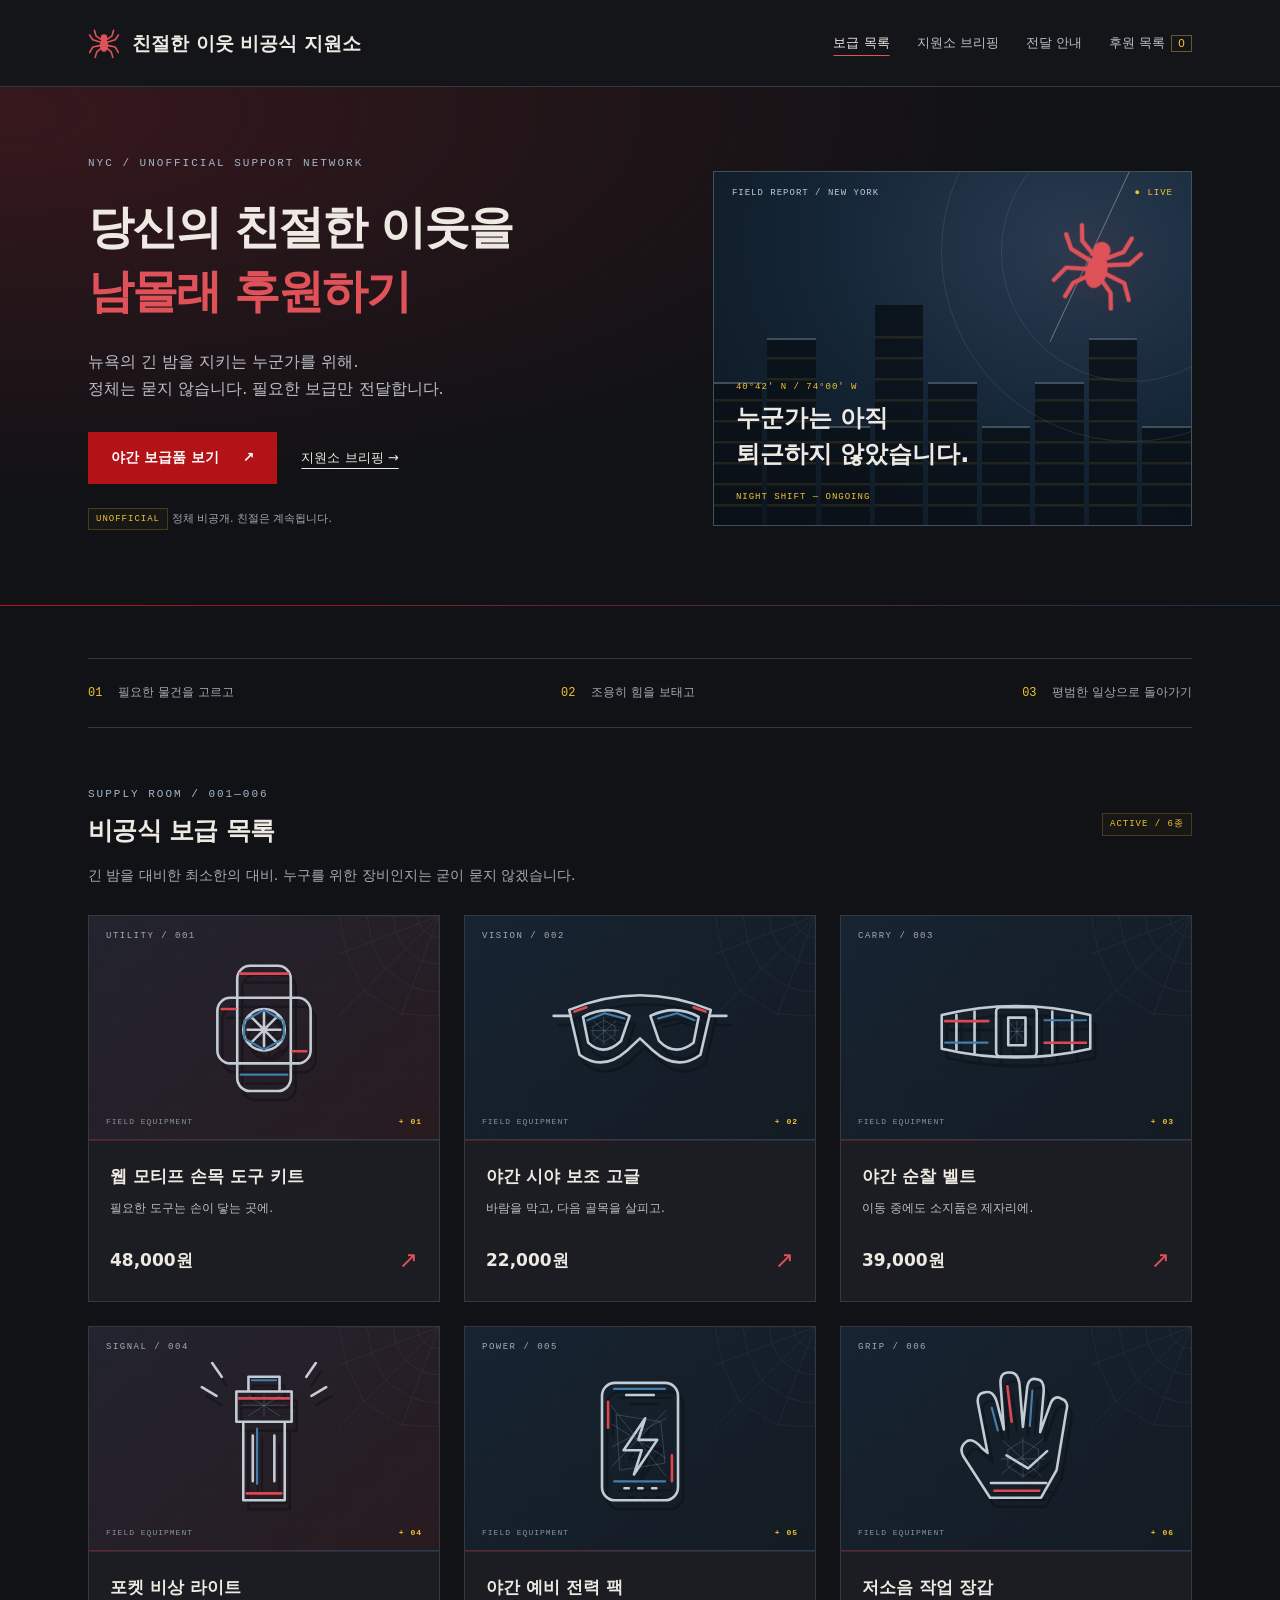
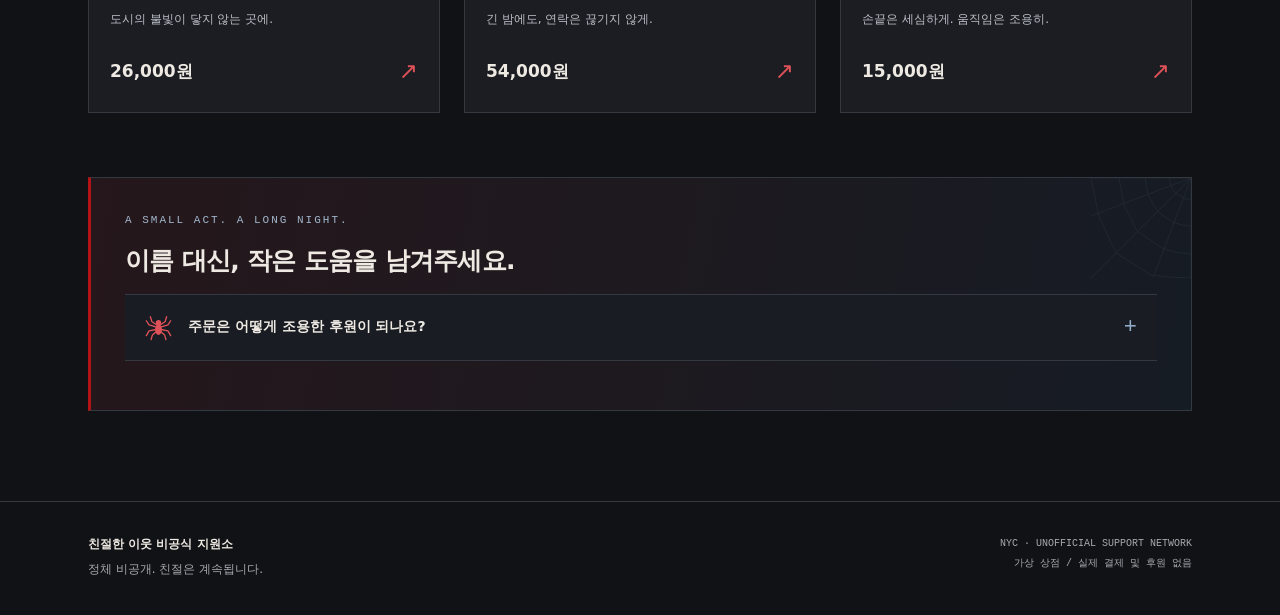
<file: index.html>
<!doctype html>
<html lang="ko">
<head>
<meta charset="utf-8">
<meta name="viewport" content="width=device-width, initial-scale=1">
<title>비공식 보급 목록 — 친절한 이웃 비공식 지원소</title>
<meta name="description" content="당신의 친절한 이웃을 남몰래 후원하기">
<link rel="stylesheet" href="assets/style.css">

<!-- Google Tag Manager -->
<script>(function(w,d,s,l,i){w[l]=w[l]||[];w[l].push({'gtm.start':
new Date().getTime(),event:'gtm.js'});var f=d.getElementsByTagName(s)[0],
j=d.createElement(s),dl=l!='dataLayer'?'&l='+l:'';j.async=true;j.src=
'https://www.googletagmanager.com/gtm.js?id='+i+dl;f.parentNode.insertBefore(j,f);
})(window,document,'script','dataLayer','GTM-KJVW52XC');</script>
<!-- End Google Tag Manager -->
<meta name="google-site-verification" content="oB0drVU8fYn_PPuT__T4wEWCEXQT8j-l2axyFXt-uSk" />
</head>
<body>

<!-- Google Tag Manager (noscript) -->
<noscript><iframe src="https://www.googletagmanager.com/ns.html?id=GTM-KJVW52XC"
height="0" width="0" style="display:none;visibility:hidden"></iframe></noscript>
<!-- End Google Tag Manager (noscript) -->

<a class="skip-link" href="#main">본문으로 바로가기</a>
<header class="site">
<div class="wrap">
<a class="brand" href="index.html">
<span class="brand-symbol" aria-hidden="true"><svg class="spider-mark" viewBox="0 0 40 40" aria-hidden="true" focusable="false"><g fill="none" stroke="currentColor" stroke-width="2" stroke-linecap="round" stroke-linejoin="round"><path d="M17 16L10 11L8 4M16 19L6 16L2 10M16 23L6 25L2 32M17 26L11 31L9 38M23 16L30 11L32 4M24 19L34 16L38 10M24 23L34 25L38 32M23 26L29 31L31 38"/></g><ellipse cx="20" cy="23" rx="5" ry="8" fill="currentColor"/><circle cx="20" cy="13" r="4" fill="currentColor"/></svg></span>친절한 이웃 비공식 지원소</a>
<nav class="site" aria-label="주 메뉴">
<a href="index.html" aria-current="page">보급 목록</a>
<a href="about.html">지원소 브리핑</a>
<a href="shipping.html">전달 안내</a>
<a href="cart.html">후원 목록<span class="cart-count">0</span>
</a>
</nav>
</div>
</header>
<section class="hero">
<div class="wrap hero-grid">
<div class="hero-copy">
<p class="eyebrow" id="hero-audience">NYC / UNOFFICIAL SUPPORT NETWORK</p>
<h1 id="hero-title">당신의 친절한 이웃을<br>
<em>남몰래 후원하기</em>
</h1>
<p id="hero-tagline">뉴욕의 긴 밤을 지키는 누군가를 위해.<br>정체는 묻지 않습니다. 필요한 보급만 전달합니다.</p>
<div class="actions">
<a class="btn" href="#supplies">야간 보급품 보기 <span aria-hidden="true">↗</span>
</a>
<a class="text-link" href="about.html">지원소 브리핑 →</a>
</div>
<p class="micro"><span class="status-tag">UNOFFICIAL</span> 정체 비공개. 친절은 계속됩니다.</p>
</div>
<div class="night-art" aria-hidden="true">
<div class="art-top">FIELD REPORT / NEW YORK <span>● LIVE</span>
</div>
<div class="web-mark"><svg class="spider-mark" viewBox="0 0 40 40" aria-hidden="true" focusable="false"><g fill="none" stroke="currentColor" stroke-width="2" stroke-linecap="round" stroke-linejoin="round"><path d="M17 16L10 11L8 4M16 19L6 16L2 10M16 23L6 25L2 32M17 26L11 31L9 38M23 16L30 11L32 4M24 19L34 16L38 10M24 23L34 25L38 32M23 26L29 31L31 38"/></g><ellipse cx="20" cy="23" rx="5" ry="8" fill="currentColor"/><circle cx="20" cy="13" r="4" fill="currentColor"/></svg></div>
<div class="orbit orbit-one">
</div>
<div class="orbit orbit-two">
</div>
<div class="city">
<i>
</i>
<i>
</i>
<i>
</i>
<i>
</i>
<i>
</i>
<i>
</i>
<i>
</i>
<i>
</i>
<i>
</i>
</div>
<div class="art-bottom">
<span>40°42′ N / 74°00′ W</span>
<strong>누군가는 아직<br>퇴근하지 않았습니다.</strong>
<span>NIGHT SHIFT — ONGOING</span>
</div>
</div>
</div>
</section>
<main id="main">
<div class="wrap">
<div class="signal-strip">
<span>
<b>01</b> 필요한 물건을 고르고</span>
<span>
<b>02</b> 조용히 힘을 보태고</span>
<span>
<b>03</b> 평범한 일상으로 돌아가기</span>
</div>
<section id="supplies">
<div class="section-head">
<div>
<p class="eyebrow">SUPPLY ROOM / 001—006</p>
<h2>비공식 보급 목록</h2>
</div>
<span class="tag status-tag">ACTIVE / 6종</span>
</div>
<p class="lead">긴 밤을 대비한 최소한의 대비. 누구를 위한 장비인지는 굳이 묻지 않겠습니다.</p>
<div class="grid" id="product-list">
</div>
</section>
<section class="support-note">
<p class="eyebrow">A SMALL ACT. A LONG NIGHT.</p>
<h2>이름 대신, 작은 도움을 남겨주세요.</h2>
<div id="support-briefing">
</div>
</section>
</div>
</main>
<footer class="site"><div class="wrap"></div></footer>
<script src="assets/shop.js"></script>
<script src="assets/app.js"></script>
</body>
</html>
</file>
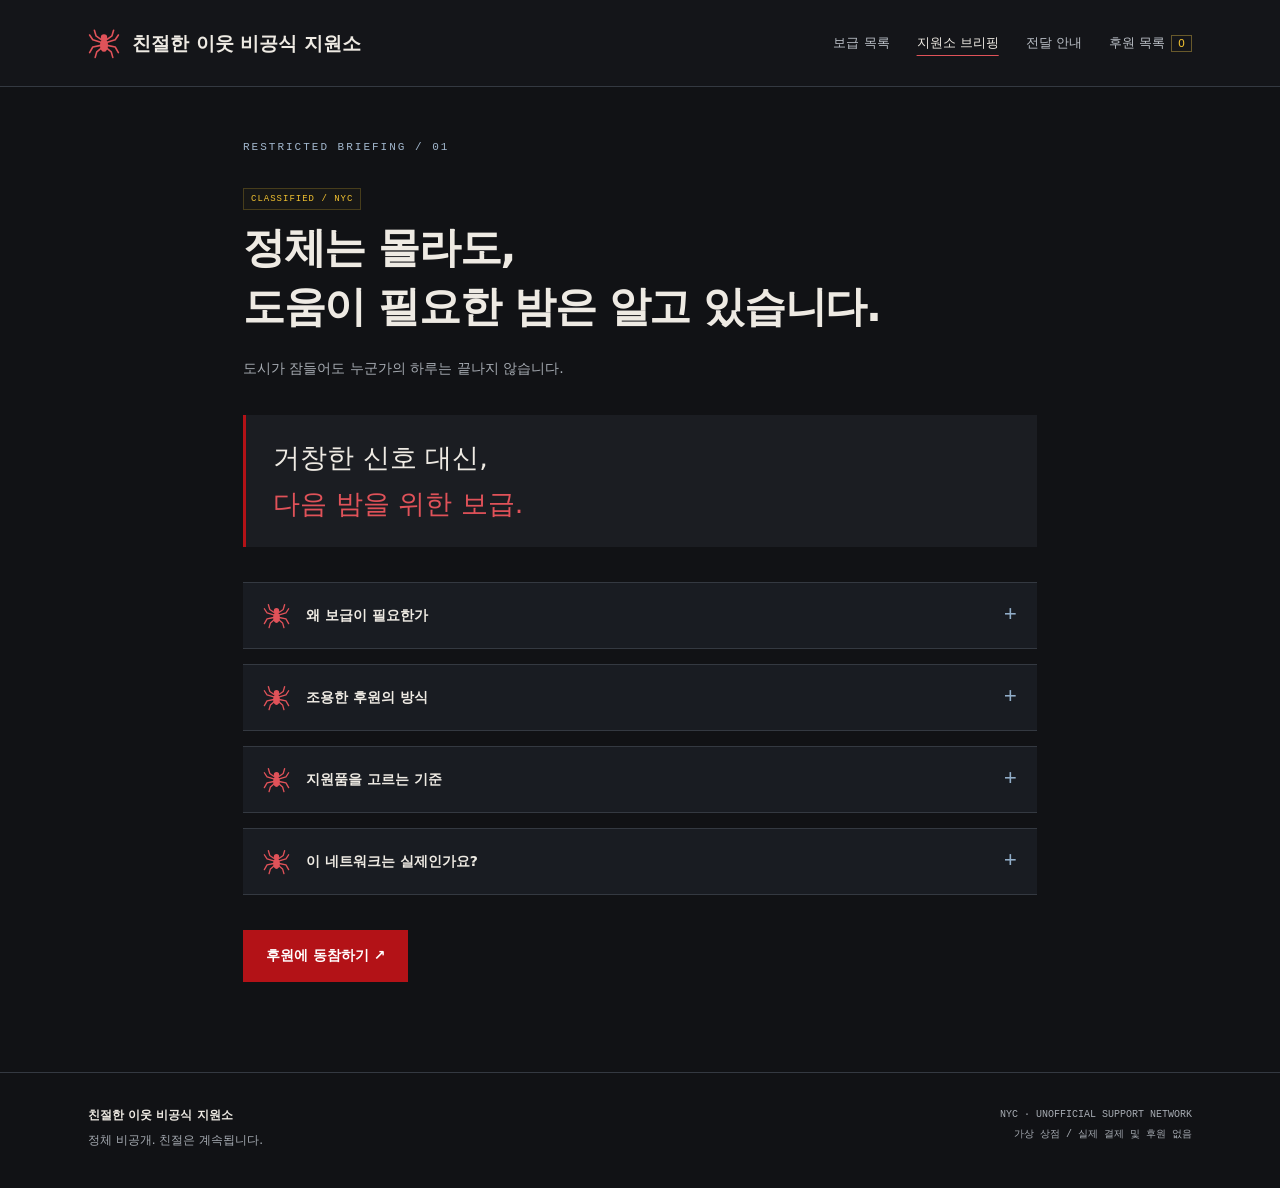
<file: about.html>
<!doctype html>
<html lang="ko">
<head>
<meta charset="utf-8">
<meta name="viewport" content="width=device-width, initial-scale=1">
<title>지원소 브리핑 — 친절한 이웃 비공식 지원소</title>
<meta name="description" content="정체는 몰라도, 도움이 필요한 밤은 알고 있습니다">
<link rel="stylesheet" href="assets/style.css">

<!-- Google Tag Manager -->
<script>(function(w,d,s,l,i){w[l]=w[l]||[];w[l].push({'gtm.start':
new Date().getTime(),event:'gtm.js'});var f=d.getElementsByTagName(s)[0],
j=d.createElement(s),dl=l!='dataLayer'?'&l='+l:'';j.async=true;j.src=
'https://www.googletagmanager.com/gtm.js?id='+i+dl;f.parentNode.insertBefore(j,f);
})(window,document,'script','dataLayer','GTM-KJVW52XC');</script>
<!-- End Google Tag Manager -->

</head>
<body>

<!-- Google Tag Manager (noscript) -->
<noscript><iframe src="https://www.googletagmanager.com/ns.html?id=GTM-KJVW52XC"
height="0" width="0" style="display:none;visibility:hidden"></iframe></noscript>
<!-- End Google Tag Manager (noscript) -->

<a class="skip-link" href="#main">본문으로 바로가기</a>
<header class="site">
<div class="wrap">
<a class="brand" href="index.html">
<span class="brand-symbol" aria-hidden="true"><svg class="spider-mark" viewBox="0 0 40 40" aria-hidden="true" focusable="false"><g fill="none" stroke="currentColor" stroke-width="2" stroke-linecap="round" stroke-linejoin="round"><path d="M17 16L10 11L8 4M16 19L6 16L2 10M16 23L6 25L2 32M17 26L11 31L9 38M23 16L30 11L32 4M24 19L34 16L38 10M24 23L34 25L38 32M23 26L29 31L31 38"/></g><ellipse cx="20" cy="23" rx="5" ry="8" fill="currentColor"/><circle cx="20" cy="13" r="4" fill="currentColor"/></svg></span>친절한 이웃 비공식 지원소</a>
<nav class="site" aria-label="주 메뉴">
<a href="index.html">보급 목록</a>
<a href="about.html" aria-current="page">지원소 브리핑</a>
<a href="shipping.html">전달 안내</a>
<a href="cart.html">후원 목록<span class="cart-count">0</span>
</a>
</nav>
</div>
</header>
<main id="main">
<div class="wrap narrow">
<p class="eyebrow">RESTRICTED BRIEFING / 01</p>
<p class="status-tag">CLASSIFIED / NYC</p>
<h1>정체는 몰라도,<br>도움이 필요한 밤은 알고 있습니다.</h1>
<p class="lead">도시가 잠들어도 누군가의 하루는 끝나지 않습니다.</p>
<div class="statement">거창한 신호 대신,<br>
<em>다음 밤을 위한 보급.</em>
</div>
<div id="about-body">
</div>
<a class="btn" href="index.html#supplies">후원에 동참하기 ↗</a>
</div>
</main>
<footer class="site"><div class="wrap"></div></footer>
<script src="assets/shop.js"></script>
<script src="assets/app.js"></script>
</body>
</html>
</file>
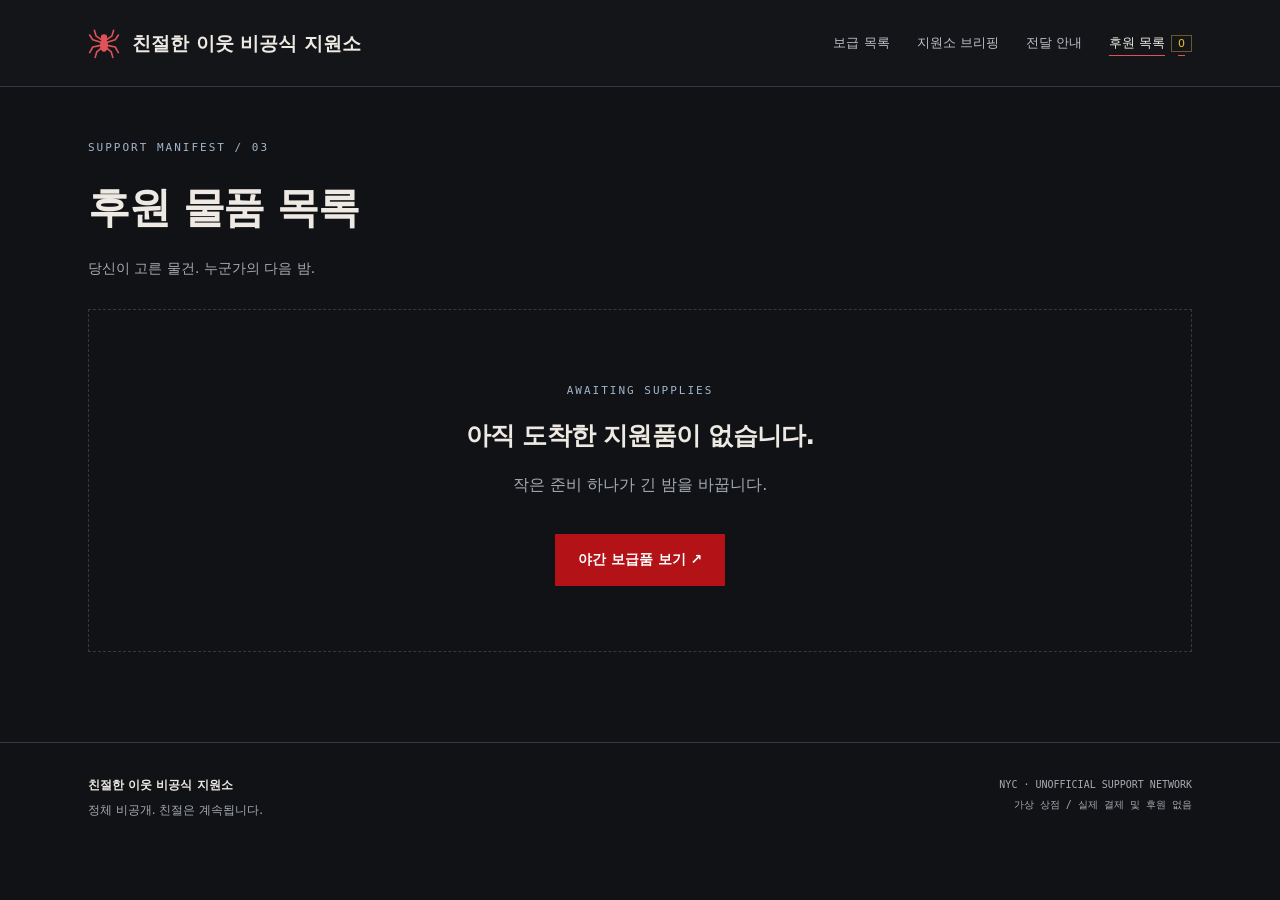
<file: cart.html>
<!doctype html>
<html lang="ko">
<head>
<meta charset="utf-8">
<meta name="viewport" content="width=device-width, initial-scale=1">
<title>후원 물품 목록 — 친절한 이웃 비공식 지원소</title>
<meta name="description" content="당신이 고른 물건이 작은 힘이 됩니다">
<link rel="stylesheet" href="assets/style.css">

<!-- Google Tag Manager -->
<script>(function(w,d,s,l,i){w[l]=w[l]||[];w[l].push({'gtm.start':
new Date().getTime(),event:'gtm.js'});var f=d.getElementsByTagName(s)[0],
j=d.createElement(s),dl=l!='dataLayer'?'&l='+l:'';j.async=true;j.src=
'https://www.googletagmanager.com/gtm.js?id='+i+dl;f.parentNode.insertBefore(j,f);
})(window,document,'script','dataLayer','GTM-KJVW52XC');</script>
<!-- End Google Tag Manager -->

</head>
<body>

<!-- Google Tag Manager (noscript) -->
<noscript><iframe src="https://www.googletagmanager.com/ns.html?id=GTM-KJVW52XC"
height="0" width="0" style="display:none;visibility:hidden"></iframe></noscript>
<!-- End Google Tag Manager (noscript) -->

<a class="skip-link" href="#main">본문으로 바로가기</a>
<header class="site">
<div class="wrap">
<a class="brand" href="index.html">
<span class="brand-symbol" aria-hidden="true"><svg class="spider-mark" viewBox="0 0 40 40" aria-hidden="true" focusable="false"><g fill="none" stroke="currentColor" stroke-width="2" stroke-linecap="round" stroke-linejoin="round"><path d="M17 16L10 11L8 4M16 19L6 16L2 10M16 23L6 25L2 32M17 26L11 31L9 38M23 16L30 11L32 4M24 19L34 16L38 10M24 23L34 25L38 32M23 26L29 31L31 38"/></g><ellipse cx="20" cy="23" rx="5" ry="8" fill="currentColor"/><circle cx="20" cy="13" r="4" fill="currentColor"/></svg></span>친절한 이웃 비공식 지원소</a>
<nav class="site" aria-label="주 메뉴">
<a href="index.html">보급 목록</a>
<a href="about.html">지원소 브리핑</a>
<a href="shipping.html">전달 안내</a>
<a href="cart.html" aria-current="page">후원 목록<span class="cart-count">0</span>
</a>
</nav>
</div>
</header>
<main id="main">
<div class="wrap">
<p class="eyebrow">SUPPORT MANIFEST / 03</p>
<h1>후원 물품 목록</h1>
<p class="lead">당신이 고른 물건. 누군가의 다음 밤.</p>
<div id="cart-box">
</div>
</div>
</main>
<footer class="site"><div class="wrap"></div></footer>
<script src="assets/shop.js"></script>
<script src="assets/app.js"></script>
</body>
</html>
</file>
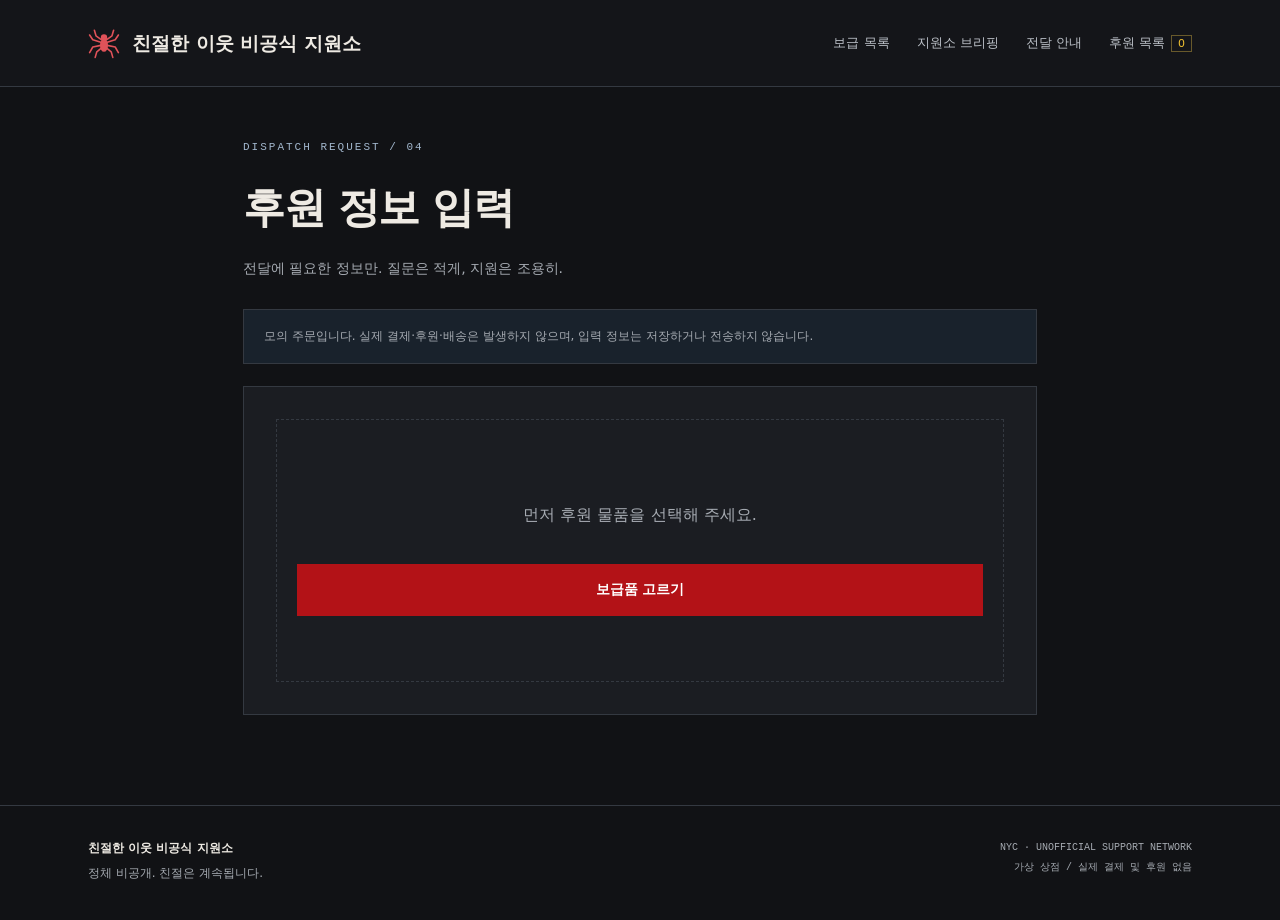
<file: checkout.html>
<!doctype html>
<html lang="ko">
<head>
<meta charset="utf-8">
<meta name="viewport" content="width=device-width, initial-scale=1">
<title>후원 정보 입력 — 친절한 이웃 비공식 지원소</title>
<meta name="description" content="전달 방식과 이번 지원 내역을 확인하세요">
<link rel="stylesheet" href="assets/style.css">

<!-- Google Tag Manager -->
<script>(function(w,d,s,l,i){w[l]=w[l]||[];w[l].push({'gtm.start':
new Date().getTime(),event:'gtm.js'});var f=d.getElementsByTagName(s)[0],
j=d.createElement(s),dl=l!='dataLayer'?'&l='+l:'';j.async=true;j.src=
'https://www.googletagmanager.com/gtm.js?id='+i+dl;f.parentNode.insertBefore(j,f);
})(window,document,'script','dataLayer','GTM-KJVW52XC');</script>
<!-- End Google Tag Manager -->

</head>
<body>

<!-- Google Tag Manager (noscript) -->
<noscript><iframe src="https://www.googletagmanager.com/ns.html?id=GTM-KJVW52XC"
height="0" width="0" style="display:none;visibility:hidden"></iframe></noscript>
<!-- End Google Tag Manager (noscript) -->

<a class="skip-link" href="#main">본문으로 바로가기</a>
<header class="site">
<div class="wrap">
<a class="brand" href="index.html">
<span class="brand-symbol" aria-hidden="true"><svg class="spider-mark" viewBox="0 0 40 40" aria-hidden="true" focusable="false"><g fill="none" stroke="currentColor" stroke-width="2" stroke-linecap="round" stroke-linejoin="round"><path d="M17 16L10 11L8 4M16 19L6 16L2 10M16 23L6 25L2 32M17 26L11 31L9 38M23 16L30 11L32 4M24 19L34 16L38 10M24 23L34 25L38 32M23 26L29 31L31 38"/></g><ellipse cx="20" cy="23" rx="5" ry="8" fill="currentColor"/><circle cx="20" cy="13" r="4" fill="currentColor"/></svg></span>친절한 이웃 비공식 지원소</a>
<nav class="site" aria-label="주 메뉴">
<a href="index.html">보급 목록</a>
<a href="about.html">지원소 브리핑</a>
<a href="shipping.html">전달 안내</a>
<a href="cart.html">후원 목록<span class="cart-count">0</span>
</a>
</nav>
</div>
</header>
<main id="main">
<div class="wrap narrow">
<p class="eyebrow">DISPATCH REQUEST / 04</p>
<h1>후원 정보 입력</h1>
<p class="lead">전달에 필요한 정보만. 질문은 적게, 지원은 조용히.</p>
<p class="notice">모의 주문입니다. 실제 결제·후원·배송은 발생하지 않으며, 입력 정보는 저장하거나 전송하지 않습니다.</p>
<form class="pay" id="pay-form">
<h2>01 / 받는 분</h2>
<label for="buyer">이름</label>
<input id="buyer" name="buyer" autocomplete="name" required placeholder="받는 분의 이름">
<label for="addr">보급 받을 주소</label>
<input id="addr" name="addr" autocomplete="street-address" required placeholder="도로명 주소와 상세 주소">
<label for="phone">연락처</label>
<input id="phone" name="phone" type="tel" autocomplete="tel" required placeholder="010-0000-0000">
<h2>02 / 전달 방식 확인</h2>
<p class="lead">일반 택배 · 주문 확인 후 영업일 기준 2일 이내 발송</p>
<div id="checkout-summary">
</div>
<div class="total">이번 지원 합계 <span id="pay-total">0원</span>
</div>
<button class="btn" type="submit">모의 후원 접수하기 ↗</button>
</form>
</div>
</main>
<footer class="site"><div class="wrap"></div></footer>
<script src="assets/shop.js"></script>
<script src="assets/app.js"></script>
</body>
</html>
</file>
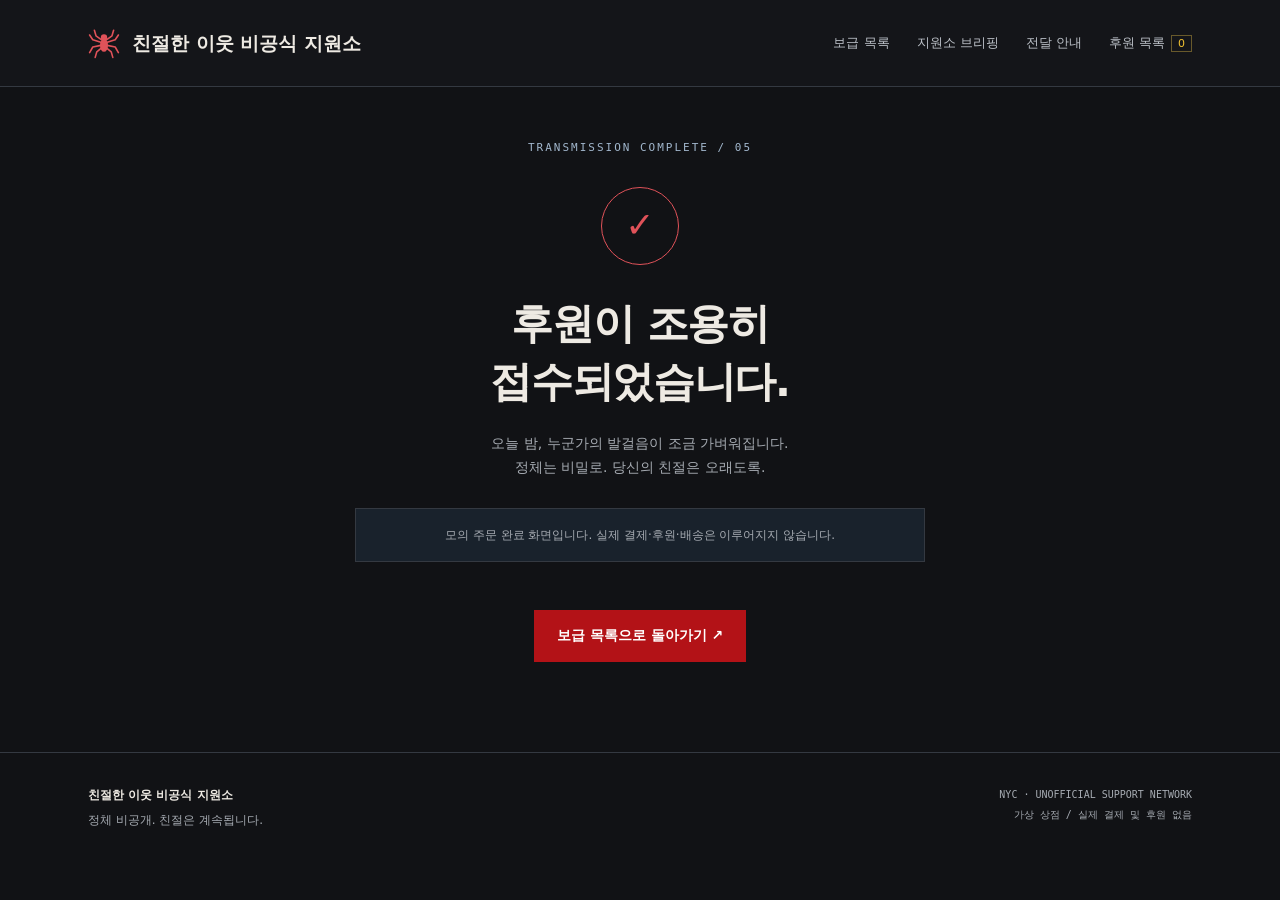
<file: done.html>
<!doctype html>
<html lang="ko">
<head>
<meta charset="utf-8">
<meta name="viewport" content="width=device-width, initial-scale=1">
<title>후원 접수 완료 — 친절한 이웃 비공식 지원소</title>
<meta name="description" content="긴 밤에 작은 불빛 하나를 더했습니다">
<link rel="stylesheet" href="assets/style.css">

<!-- Google Tag Manager -->
<script>(function(w,d,s,l,i){w[l]=w[l]||[];w[l].push({'gtm.start':
new Date().getTime(),event:'gtm.js'});var f=d.getElementsByTagName(s)[0],
j=d.createElement(s),dl=l!='dataLayer'?'&l='+l:'';j.async=true;j.src=
'https://www.googletagmanager.com/gtm.js?id='+i+dl;f.parentNode.insertBefore(j,f);
})(window,document,'script','dataLayer','GTM-KJVW52XC');</script>
<!-- End Google Tag Manager -->

</head>
<body>

<!-- Google Tag Manager (noscript) -->
<noscript><iframe src="https://www.googletagmanager.com/ns.html?id=GTM-KJVW52XC"
height="0" width="0" style="display:none;visibility:hidden"></iframe></noscript>
<!-- End Google Tag Manager (noscript) -->

<a class="skip-link" href="#main">본문으로 바로가기</a>
<header class="site">
<div class="wrap">
<a class="brand" href="index.html">
<span class="brand-symbol" aria-hidden="true"><svg class="spider-mark" viewBox="0 0 40 40" aria-hidden="true" focusable="false"><g fill="none" stroke="currentColor" stroke-width="2" stroke-linecap="round" stroke-linejoin="round"><path d="M17 16L10 11L8 4M16 19L6 16L2 10M16 23L6 25L2 32M17 26L11 31L9 38M23 16L30 11L32 4M24 19L34 16L38 10M24 23L34 25L38 32M23 26L29 31L31 38"/></g><ellipse cx="20" cy="23" rx="5" ry="8" fill="currentColor"/><circle cx="20" cy="13" r="4" fill="currentColor"/></svg></span>친절한 이웃 비공식 지원소</a>
<nav class="site" aria-label="주 메뉴">
<a href="index.html">보급 목록</a>
<a href="about.html">지원소 브리핑</a>
<a href="shipping.html">전달 안내</a>
<a href="cart.html">후원 목록<span class="cart-count">0</span>
</a>
</nav>
</div>
</header>
<main id="main">
<div class="wrap narrow completion">
<p class="eyebrow">TRANSMISSION COMPLETE / 05</p>
<div class="seal" aria-hidden="true">✓</div>
<h1>후원이 조용히<br>접수되었습니다.</h1>
<p class="lead">오늘 밤, 누군가의 발걸음이 조금 가벼워집니다.<br>정체는 비밀로. 당신의 친절은 오래도록.</p>
<p class="notice">모의 주문 완료 화면입니다. 실제 결제·후원·배송은 이루어지지 않습니다.</p>
<a class="btn" href="index.html">보급 목록으로 돌아가기 ↗</a>
</div>
</main>
<footer class="site"><div class="wrap"></div></footer>
<script src="assets/shop.js"></script>
<script src="assets/app.js"></script>
</body>
</html>
</file>
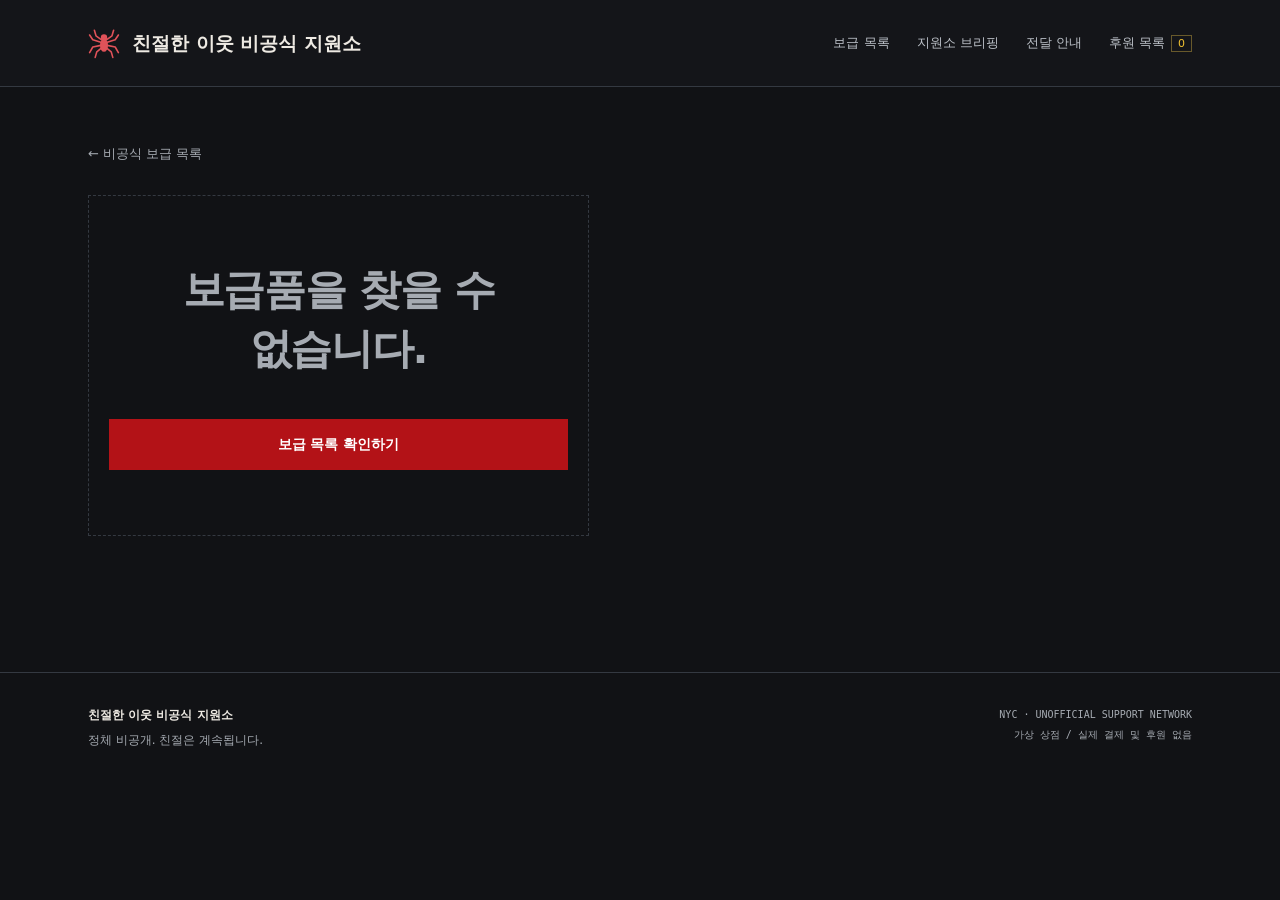
<file: product.html>
<!doctype html>
<html lang="ko">
<head>
<meta charset="utf-8">
<meta name="viewport" content="width=device-width, initial-scale=1">
<title>장비 브리핑 — 친절한 이웃 비공식 지원소</title>
<meta name="description" content="긴 밤을 위한 야간 지원품">
<link rel="stylesheet" href="assets/style.css">

<!-- Google Tag Manager -->
<script>(function(w,d,s,l,i){w[l]=w[l]||[];w[l].push({'gtm.start':
new Date().getTime(),event:'gtm.js'});var f=d.getElementsByTagName(s)[0],
j=d.createElement(s),dl=l!='dataLayer'?'&l='+l:'';j.async=true;j.src=
'https://www.googletagmanager.com/gtm.js?id='+i+dl;f.parentNode.insertBefore(j,f);
})(window,document,'script','dataLayer','GTM-KJVW52XC');</script>
<!-- End Google Tag Manager -->

</head>
<body>

<!-- Google Tag Manager (noscript) -->
<noscript><iframe src="https://www.googletagmanager.com/ns.html?id=GTM-KJVW52XC"
height="0" width="0" style="display:none;visibility:hidden"></iframe></noscript>
<!-- End Google Tag Manager (noscript) -->

<a class="skip-link" href="#main">본문으로 바로가기</a>
<header class="site">
<div class="wrap">
<a class="brand" href="index.html">
<span class="brand-symbol" aria-hidden="true"><svg class="spider-mark" viewBox="0 0 40 40" aria-hidden="true" focusable="false"><g fill="none" stroke="currentColor" stroke-width="2" stroke-linecap="round" stroke-linejoin="round"><path d="M17 16L10 11L8 4M16 19L6 16L2 10M16 23L6 25L2 32M17 26L11 31L9 38M23 16L30 11L32 4M24 19L34 16L38 10M24 23L34 25L38 32M23 26L29 31L31 38"/></g><ellipse cx="20" cy="23" rx="5" ry="8" fill="currentColor"/><circle cx="20" cy="13" r="4" fill="currentColor"/></svg></span>친절한 이웃 비공식 지원소</a>
<nav class="site" aria-label="주 메뉴">
<a href="index.html">보급 목록</a>
<a href="about.html">지원소 브리핑</a>
<a href="shipping.html">전달 안내</a>
<a href="cart.html">후원 목록<span class="cart-count">0</span>
</a>
</nav>
</div>
</header>
<main id="main">
<div class="wrap">
<a class="back-link" href="index.html#supplies">← 비공식 보급 목록</a>
<div class="detail" id="product-detail">
</div>
</div>
</main>
<footer class="site"><div class="wrap"></div></footer>
<script src="assets/shop.js"></script>
<script src="assets/app.js"></script>
</body>
</html>
</file>
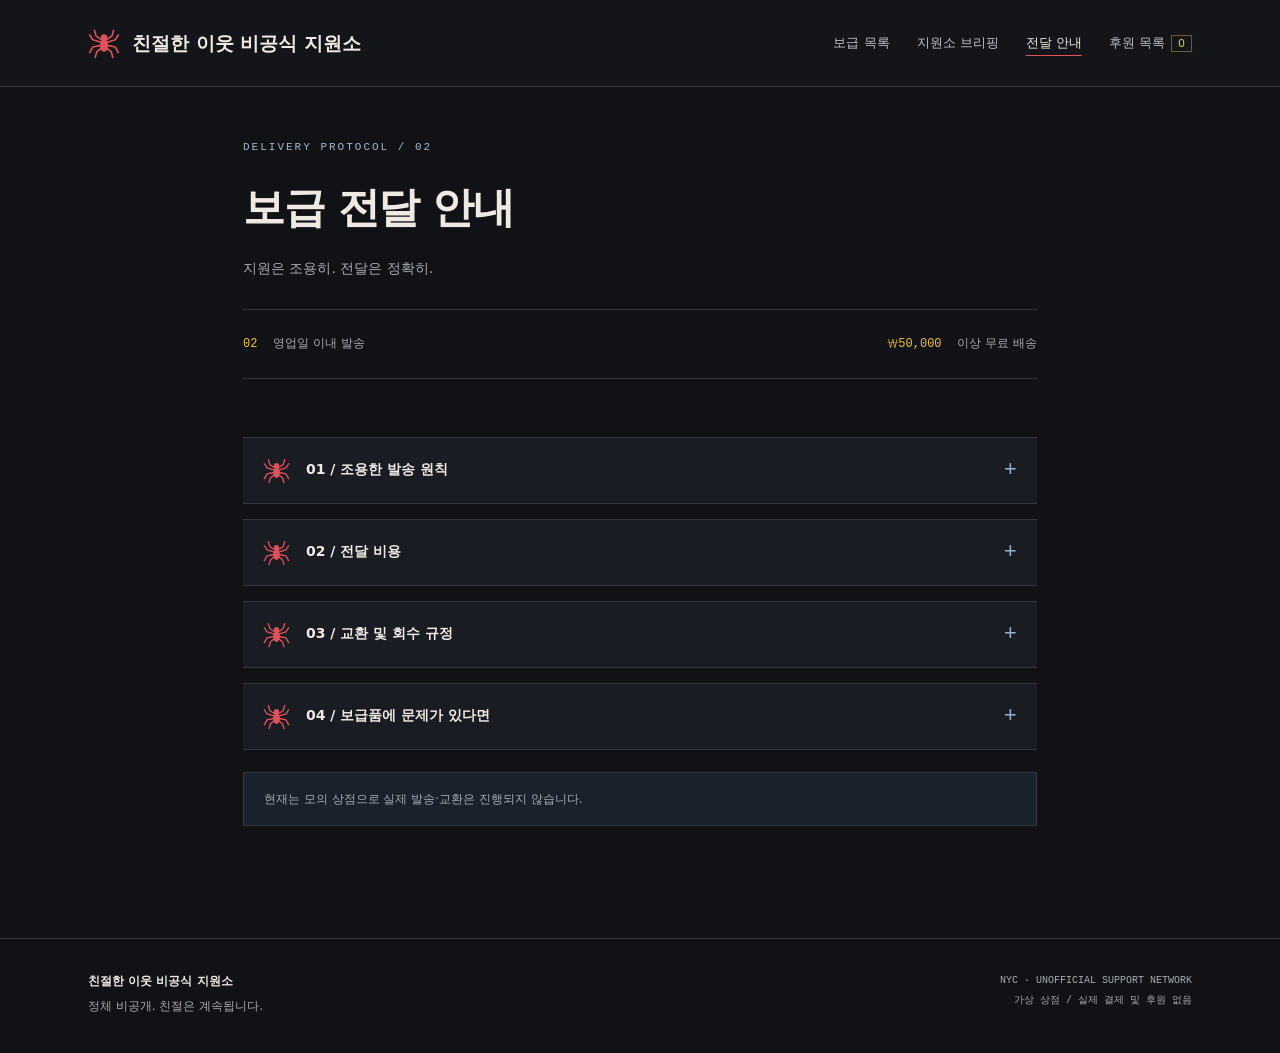
<file: shipping.html>
<!doctype html>
<html lang="ko">
<head>
<meta charset="utf-8">
<meta name="viewport" content="width=device-width, initial-scale=1">
<title>보급 전달 안내 — 친절한 이웃 비공식 지원소</title>
<meta name="description" content="조용한 발송 원칙과 교환 및 회수 규정">
<link rel="stylesheet" href="assets/style.css">

<!-- Google Tag Manager -->
<script>(function(w,d,s,l,i){w[l]=w[l]||[];w[l].push({'gtm.start':
new Date().getTime(),event:'gtm.js'});var f=d.getElementsByTagName(s)[0],
j=d.createElement(s),dl=l!='dataLayer'?'&l='+l:'';j.async=true;j.src=
'https://www.googletagmanager.com/gtm.js?id='+i+dl;f.parentNode.insertBefore(j,f);
})(window,document,'script','dataLayer','GTM-KJVW52XC');</script>
<!-- End Google Tag Manager -->

</head>
<body>

<!-- Google Tag Manager (noscript) -->
<noscript><iframe src="https://www.googletagmanager.com/ns.html?id=GTM-KJVW52XC"
height="0" width="0" style="display:none;visibility:hidden"></iframe></noscript>
<!-- End Google Tag Manager (noscript) -->

<a class="skip-link" href="#main">본문으로 바로가기</a>
<header class="site">
<div class="wrap">
<a class="brand" href="index.html">
<span class="brand-symbol" aria-hidden="true"><svg class="spider-mark" viewBox="0 0 40 40" aria-hidden="true" focusable="false"><g fill="none" stroke="currentColor" stroke-width="2" stroke-linecap="round" stroke-linejoin="round"><path d="M17 16L10 11L8 4M16 19L6 16L2 10M16 23L6 25L2 32M17 26L11 31L9 38M23 16L30 11L32 4M24 19L34 16L38 10M24 23L34 25L38 32M23 26L29 31L31 38"/></g><ellipse cx="20" cy="23" rx="5" ry="8" fill="currentColor"/><circle cx="20" cy="13" r="4" fill="currentColor"/></svg></span>친절한 이웃 비공식 지원소</a>
<nav class="site" aria-label="주 메뉴">
<a href="index.html">보급 목록</a>
<a href="about.html">지원소 브리핑</a>
<a href="shipping.html" aria-current="page">전달 안내</a>
<a href="cart.html">후원 목록<span class="cart-count">0</span>
</a>
</nav>
</div>
</header>
<main id="main">
<div class="wrap narrow">
<p class="eyebrow">DELIVERY PROTOCOL / 02</p>
<h1>보급 전달 안내</h1>
<p class="lead">지원은 조용히. 전달은 정확히.</p>
<div class="signal-strip">
<span>
<b>02</b> 영업일 이내 발송</span>
<span>
<b>₩50,000</b> 이상 무료 배송</span>
</div>
<div id="shipping-body">
</div>
<p class="notice">현재는 모의 상점으로 실제 발송·교환은 진행되지 않습니다.</p>
</div>
</main>
<footer class="site"><div class="wrap"></div></footer>
<script src="assets/shop.js"></script>
<script src="assets/app.js"></script>
</body>
</html>
</file>
<file: assets/style.css>
:root{--ink:#eeeae3;--sub:#a6abb2;--body-readable:#bbc0c7;--line:#343941;--bg:#111215;--card:#1b1d22;--red:#b31217;--red-light:#e05259;--tech-blue:#427ead;--blue:#16324f;--gold:#f2c230;--max:1160px;color-scheme:dark}

*{box-sizing:border-box}
html{scroll-behavior:smooth;scroll-padding-top:24px}
body{margin:0;background:var(--bg);color:var(--ink);font-family:"Apple SD Gothic Neo","Malgun Gothic",system-ui,sans-serif;line-height:1.7;word-break:keep-all;overflow-wrap:break-word;-webkit-font-smoothing:antialiased}
a{color:inherit}
button,input{font:inherit}
button,a{-webkit-tap-highlight-color:transparent}
a:focus-visible,button:focus-visible,input:focus-visible{outline:3px solid var(--tech-blue);outline-offset:5px}
.wrap{max-width:var(--max);margin:auto;padding:0 28px}
.narrow{max-width:850px}
.skip-link{position:absolute;top:-80px;left:20px;padding:12px;background:var(--red);color:#fff;z-index:5}
.skip-link:focus{top:5px}
header.site{border-bottom:1px solid var(--line);background:#141519}
header.site .wrap{display:flex;align-items:center;justify-content:space-between;gap:24px;min-height:86px}
.brand{text-decoration:none;font-size:19px;font-weight:800;display:flex;align-items:center;gap:12px;white-space:nowrap}
.brand-symbol{color:var(--red-light);display:flex;flex:none}
.spider-mark{width:32px;height:32px;display:block}
nav.site{display:flex;gap:27px;font-size:13px;align-items:center}
nav.site a{text-decoration:none;color:var(--body-readable)}
nav.site a:hover,nav.site a[aria-current]{color:var(--ink);text-decoration:underline;text-decoration-color:var(--red-light);text-underline-offset:8px}
.cart-count{margin-left:6px;border:1px solid #68592b;color:var(--gold);padding:1px 6px;font-size:11px}
.hero{position:relative;overflow:hidden;background:radial-gradient(ellipse at 0 5%,#37181d 0,transparent 55%),#111215;border-bottom:1px solid var(--line)}
.hero-grid{display:grid;grid-template-columns:1.2fr 1fr;gap:50px;align-items:center;padding-top:68px;padding-bottom:64px}
.eyebrow{font:11px/1.6 ui-monospace,monospace;letter-spacing:2px;color:#a2b7cd;margin:0 0 22px}
.hero h1{font-size:clamp(32px,3.6vw,47px);line-height:1.4;letter-spacing:-2px;margin:0 0 24px;font-weight:850}
em{font-style:normal;color:var(--red-light)}
.hero-copy>p:not(.eyebrow){color:var(--sub)}
.hero-copy #hero-tagline{color:var(--body-readable)}
.actions{display:flex;align-items:center;gap:24px;flex-wrap:wrap;margin-top:30px}
.btn{display:inline-flex;align-items:center;justify-content:center;gap:24px;background:var(--red);color:#fff;text-decoration:none;border:1px solid var(--red);padding:13px 22px;font-size:14px;font-weight:800;cursor:pointer;transition:background .2s,transform .2s,box-shadow .2s}
.btn:hover{background:#cc222b;box-shadow:0 0 0 1px var(--tech-blue);transform:translateY(-2px)}
.btn:active{transform:translateY(1px)}
.btn:disabled{opacity:.6;cursor:wait}
.btn.ghost{background:transparent;border-color:var(--line);color:var(--sub);padding:7px 13px}
.text-link{font-size:13px;text-underline-offset:6px}
.micro{font-size:11px;margin-top:24px}
.night-art{height:355px;position:relative;overflow:hidden;border:1px solid #44505b;background:radial-gradient(ellipse at 75% 20%,#293b50,#142536 50%,#0d151d);isolation:isolate}
.art-top{position:absolute;top:16px;left:18px;right:18px;display:flex;justify-content:space-between;font:9px monospace;letter-spacing:1px;color:#c2c9ce}
.art-top span{color:var(--gold)}
.orbit{position:absolute;border:1px solid #8b969830;border-radius:50%;width:380px;height:380px;top:-110px;right:-130px}
.orbit-two{width:260px;height:260px;right:-70px;top:-50px}
.web-mark{position:absolute;right:50px;top:50px;color:var(--red-light);transform:rotate(15deg);filter:drop-shadow(0 0 18px #b3121730)}
.web-mark .spider-mark{width:86px;height:86px}
.night-art:before{content:"";position:absolute;height:220px;right:94px;top:-40px;border-left:1px solid #d7d5bb66;transform:rotate(25deg)}
.city{position:absolute;bottom:0;inset-inline:0;height:220px;display:flex;align-items:end;gap:5px;opacity:.8;z-index:-1}
.city i{flex:1;height:65%;background:repeating-linear-gradient(0deg,transparent 0 18px,#f2c23020 19px 21px),#090f16;border-top:2px solid #4c5965}
.city i:nth-child(2n){height:85%}
.city i:nth-child(3n){height:45%}
.city i:nth-child(4){height:100%;border-top:20px solid #090f16}
.art-bottom{position:absolute;inset:auto 22px 23px;display:grid;gap:8px}
.art-bottom strong{font-size:24px;line-height:1.5}
.art-bottom span{font:9px monospace;color:#b3bcc4;letter-spacing:1px}
.art-bottom span:first-child{color:var(--gold)}
.art-bottom span:last-child{color:var(--gold);margin-top:12px}
main{padding:52px 0 90px;min-height:65vh}
h1{font-size:clamp(28px,4vw,42px);line-height:1.4;letter-spacing:-1.3px;margin:0 0 20px}
h2{font-size:25px;line-height:1.5;margin:0 0 14px;letter-spacing:-.7px}
.lead{color:var(--sub);font-size:14px;margin:0 0 28px}
.signal-strip{display:flex;justify-content:space-between;gap:20px;padding:23px 0;border-top:1px solid var(--line);border-bottom:1px solid var(--line);margin:0 0 58px;font-size:12px;color:var(--sub)}
.signal-strip b{color:var(--gold);font-family:monospace;margin-right:12px;font-weight:400}
.section-head{display:flex;align-items:center;justify-content:space-between;gap:16px}
.section-head .eyebrow{margin-bottom:9px}
.tag{font:11px monospace;border:1px solid var(--line);padding:6px 10px;color:var(--sub)}
.grid{display:grid;grid-template-columns:repeat(3,minmax(0,1fr));gap:24px}
.card{text-decoration:none;background:var(--card);border:1px solid var(--line);transition:transform .25s,border-color .25s,box-shadow .25s}
.card:hover{transform:translateY(-5px);border-color:#9d303d;box-shadow:0 5px 28px #16324f55}
.thumb{position:relative;background:linear-gradient(140deg,#19304666,transparent),repeating-linear-gradient(0deg,transparent 0 29px,#ffffff04 30px),repeating-linear-gradient(90deg,transparent 0 29px,#ffffff04 30px),#141b23;min-height:224px;color:#c3ccd4;display:flex;align-items:center;justify-content:center;overflow:hidden;border-bottom:1px solid var(--line)}
.card:nth-child(3n+1) .thumb{background-color:#281b20}
.thumb svg{width:190px;height:190px;filter:drop-shadow(5px 9px 0 #0004);transition:transform .3s}
.card:hover svg{transform:rotate(-4deg) scale(1.04)}
.thumb-code{position:absolute;top:15px;left:17px;font:9px monospace;letter-spacing:1.5px;color:var(--sub)}
.thumb-caption{position:absolute;bottom:13px;inset-inline:17px;display:flex;justify-content:space-between;font:8px monospace;letter-spacing:1px;color:#8794a1}
.thumb-caption b{color:var(--gold)}
.card-body{padding:21px}
.card h3{font-size:17px;margin:0 0 7px}
.sum{font-size:12px;color:var(--body-readable);margin:0 0 22px;min-height:21px}
.card-bottom{display:flex;align-items:center;justify-content:space-between}
.price{font-weight:750;font-size:17px}
.card-arrow{color:var(--red-light);font-size:23px}
.support-note{margin-top:64px;padding:34px;border:1px solid var(--line);border-left:3px solid var(--red);background:linear-gradient(100deg,#25171b,#161c24)}
.support-note .eyebrow{margin-bottom:12px}
.briefing{border-top:1px solid var(--line);border-bottom:1px solid var(--line);margin-bottom:15px;background:#191c22}
.briefing h3{margin:0}
.brief-toggle{display:flex;align-items:center;gap:16px;width:100%;padding:19px 20px;background:none;color:var(--ink);border:0;cursor:pointer;text-align:left;font-size:14px}
/* 400ms sequence: thread → panel → text; closing reverses the order. */
.spider{color:var(--red-light);display:inline-flex;flex:none;transition:transform .3s}
.spider .spider-mark{width:27px;height:27px}
.brief-toggle[aria-expanded=true] .spider{transform:translateX(2px)}
.toggle-sign{margin-left:auto;color:#91adc8;font:22px monospace}
.briefing{position:relative}
.brief-toggle{position:relative}
.brief-toggle:after{content:"";position:absolute;left:33px;right:22px;bottom:8px;height:1px;background:linear-gradient(90deg,var(--red-light),var(--tech-blue));transform:scaleX(0);transform-origin:left;transition:transform 140ms ease-in 260ms;pointer-events:none}
.briefing.is-open .brief-toggle:after{transform:scaleX(1);transition-delay:0ms}
.brief-content{height:0;overflow:hidden;color:var(--body-readable);font-size:14px;transition:height 230ms ease 70ms}
.brief-inner{display:flow-root;min-width:0}
.brief-content p{margin:0;padding:0 25px 22px 63px;opacity:0;transform:translateY(-5px);transition:opacity 100ms ease,transform 100ms ease}
.briefing.is-open .brief-content{transition-delay:90ms}
.briefing.is-open .brief-content p{opacity:1;transform:translateY(0);transition-duration:160ms;transition-delay:240ms}
[hidden]{display:none!important}
.statement{font-size:27px;border-left:3px solid var(--red);padding:20px 27px;background:#1b1d22;margin:35px 0}
.narrow>.btn{margin-top:20px}
.notice{font-size:12px;color:var(--sub);padding:16px 20px;border:1px solid var(--line);background:#19222c;margin:22px 0}
.detail{display:grid;grid-template-columns:1fr 1.1fr;gap:52px}
.detail>.thumb{min-height:480px;border:1px solid var(--line)}
.detail .thumb svg{width:80%;height:350px}
.detail .price{font-size:26px;color:var(--ink);margin-bottom:26px}
.detail h2{font-size:16px;margin-top:26px}
.prose{color:var(--sub);font-size:14px}
.detail .prose,.detail .lead{color:var(--body-readable)}
.prose p{margin:0 0 24px}
.detail .btn{width:100%;margin-top:12px}
.back-link{display:inline-block;color:var(--sub);font-size:13px;text-decoration:none;margin-bottom:30px}
.table-scroll{overflow-x:auto}
table.cart{width:100%;border-collapse:collapse;background:var(--card);font-size:14px}
table.cart th,table.cart td{padding:22px 18px;border-bottom:1px solid var(--line);text-align:left}
table.cart th{font-size:11px;color:var(--sub);background:#172332}
table.cart td a{text-decoration:none}
table.cart small{display:block;color:var(--sub);font:9px monospace;margin-top:6px}
.cart-summary{max-width:450px;margin:28px 0 0 auto}
.cost-lines p{display:flex;justify-content:space-between;font-size:13px;color:var(--sub)}
.cost-lines strong{font-weight:500;color:var(--ink)}
.total{display:flex;justify-content:space-between;gap:20px;font-size:18px;font-weight:700;padding:20px 0;border-top:1px solid var(--line);margin-top:22px}
.total span{color:var(--gold)}
.empty{text-align:center;padding:65px 20px;border:1px dashed var(--line);color:var(--sub)}
.empty h2{color:var(--ink);margin-top:15px}
.empty .btn{margin-top:20px}
.pay{padding:32px;border:1px solid var(--line);background:var(--card)}
.pay h2{font-size:18px;margin-bottom:24px}
.pay label{display:block;font-size:13px;color:var(--sub);margin-bottom:8px}
.pay input{width:100%;background:#11151b;color:var(--ink);border:1px solid #47505b;padding:13px 15px;margin-bottom:23px;border-radius:0}
.pay input:focus{border-color:var(--tech-blue)}
.pay .btn{width:100%}
.completion{text-align:center}
.seal{display:grid;place-items:center;width:78px;height:78px;margin:30px auto;border:1px solid var(--red-light);color:var(--red-light);font-size:35px;border-radius:50%}
.completion .notice{margin:28px auto;max-width:570px}
footer.site{border-top:1px solid var(--line);padding:32px 0;color:var(--sub);font-size:12px}
footer.site .wrap{display:flex;justify-content:space-between;gap:25px}
footer.site strong{color:var(--ink)}
footer.site p{margin:5px 0}
.footer-meta{text-align:right;font:10px/2 monospace}

@media(min-width:1400px){.hero-grid{padding-top:85px;padding-bottom:80px}
}

@media(max-width:800px){header.site .wrap{flex-wrap:wrap;gap:5px;padding-top:14px;padding-bottom:14px}
nav.site{width:100%;justify-content:space-between;gap:10px}
.hero-grid{gap:26px}
.hero h1{font-size:34px}
.night-art{height:335px}
.grid{grid-template-columns:repeat(2,minmax(0,1fr))}
.detail{gap:26px}
.detail>.thumb{min-height:370px}
.signal-strip{gap:15px;font-size:11px}
.signal-strip b{display:block}
.hero .actions{gap:17px}
.btn{padding:12px 18px}
}

@media(max-width:560px){.wrap{padding-inline:20px}
.hero-grid{grid-template-columns:1fr;padding-top:42px;padding-bottom:32px}
.hero h1{font-size:34px}
.hero-copy .micro{margin-bottom:0}
.night-art{height:230px}
.art-bottom strong{font-size:19px}
.web-mark{right:30px;top:20px}
.city{height:165px}
.hero .eyebrow{font-size:9px}
.brand{font-size:17px}
nav.site{font-size:11px}
.signal-strip{margin-bottom:38px;gap:12px}
.grid{gap:13px}
.card-body{padding:14px}
.card h3{font-size:14px}
.sum{font-size:11px;min-height:38px;margin-bottom:12px}
.thumb{min-height:170px}
.thumb svg{width:140px;height:140px}
.thumb-code{top:10px;left:10px;font-size:7px;letter-spacing:.5px}
.thumb-caption{inset-inline:10px;font-size:6px;letter-spacing:0}
.price{font-size:14px}
.tag{font-size:9px}
.section-head{align-items:start}
.section-head h2{font-size:22px}
.support-note{padding:24px 17px}
.support-note h2{font-size:20px}
.brief-toggle{padding:15px 12px;gap:10px}
.brief-content p{padding-left:48px}
.brief-toggle:after{left:24px}
.detail{grid-template-columns:1fr}
.detail>.thumb{min-height:290px}
.detail .thumb svg{height:260px}
.pay{padding:22px}
table.cart th,table.cart td{padding:14px 8px;font-size:12px}
table.cart td:first-child{width:40%}
.cart .btn{padding:7px 9px;font-size:11px}
.total{font-size:16px}
footer.site .wrap{flex-direction:column;gap:15px}
.footer-meta{text-align:left}
main{padding-top:36px}
.statement{font-size:23px}
.section-head .eyebrow{font-size:9px}
}


/* Restrained web texture: 8% opacity, restricted to the corner. */
.thumb:after,.support-note:after{content:"";position:absolute;right:0;top:0;width:100px;height:100px;background:url("web-corner.svg") right top/contain no-repeat;opacity:.08;pointer-events:none}
.support-note{position:relative}
.hero{border-image:linear-gradient(90deg,var(--red),var(--blue)) 1}
.card-body{border-top:1px solid transparent;border-image:linear-gradient(90deg,#b3121780,#16324f) 1}
.tech-red{stroke:#df4750;stroke-width:3}
.tech-blue{stroke:#427ead;stroke-width:2.5}
.tech-web{stroke:#7799b8;stroke-width:.8;opacity:.45}
.status-tag{display:inline-block;width:fit-content;font:9px/1.6 ui-monospace,monospace;letter-spacing:1px;color:var(--gold);border:1px solid #f2c23038;background:#f2c23006;padding:3px 7px;vertical-align:middle}
.detail .status-tag{margin:0 0 16px}
@media(max-width:380px){.brand{font-size:15px;gap:8px}.brand-symbol .spider-mark{width:27px;height:27px}}

@media(prefers-reduced-motion:reduce){html{scroll-behavior:auto}
*,*:before,*:after{animation:none!important;transition:none!important}
}
</file>
